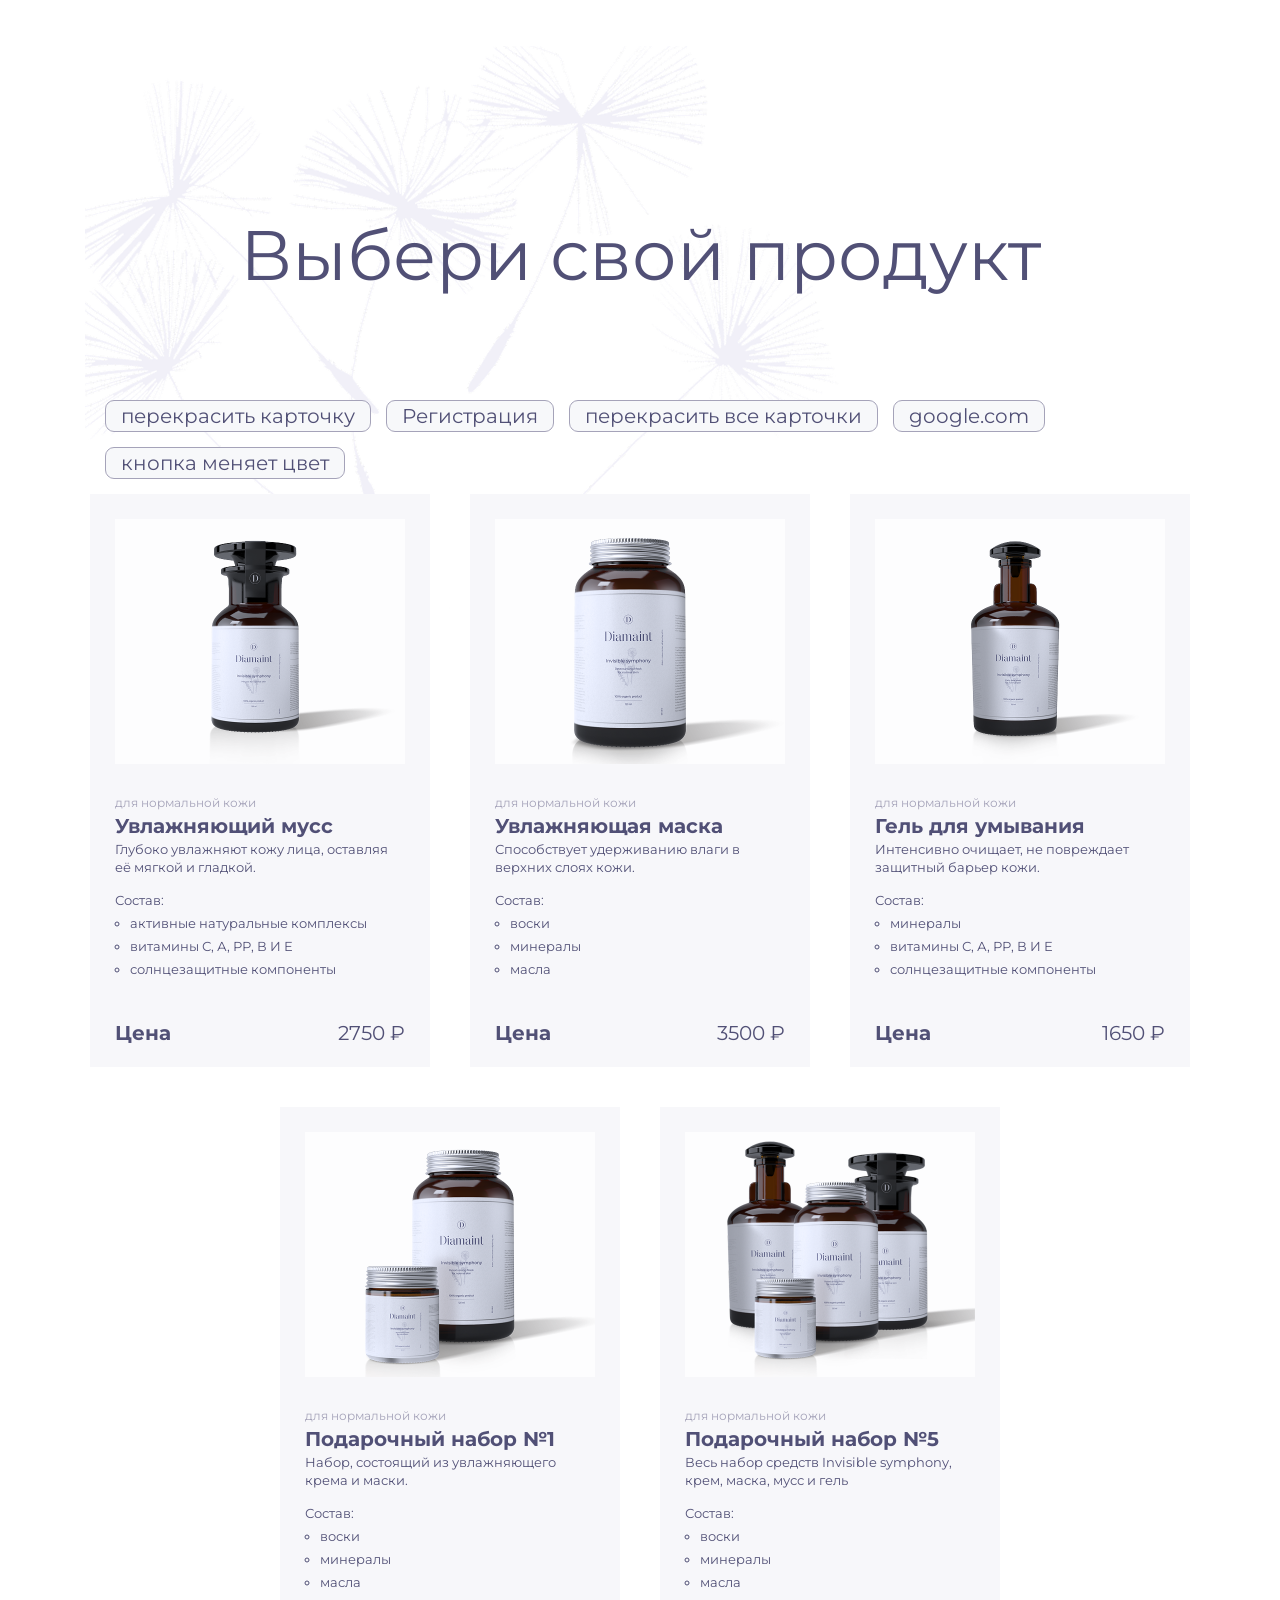
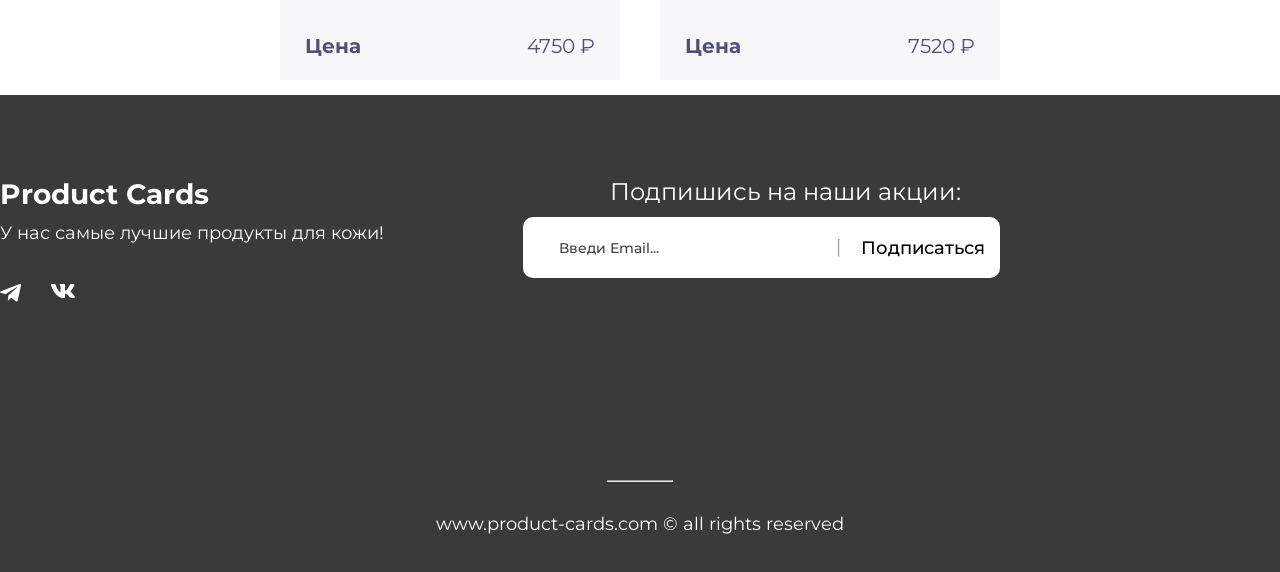
<file: index.html>
<!DOCTYPE html>
<html lang="en">
  <head>
    <meta charset="UTF-8" />
    <meta name="viewport" content="width=device-width, initial-scale=1.0" />
    <title>Document</title>
    <link rel="stylesheet" href="style/custom-reset.css" />
    <link rel="stylesheet" href="style/font.css" />
    <link rel="stylesheet" href="style/style.css" />
  </head>
  <body>
    <main class="catalog catalog--font">
      <div class="container catalog__container">
        <h1 class="catalog__title heading">Выбери свой продукт</h1>
        <div class="catalog__button-panel button-panel">
          <button id="button-recolor-product" class="button-text">
            перекрасить карточку
          </button>
          <button id="button-open-registration" class="button-text">
            Регистрация
          </button>
          <button id="button-recolor-product-all" class="button-text">
            перекрасить все карточки
          </button>
          <button id="button-google" class="button-text">google.com</button>
          <button id="button-inversion" class="button-text">
            кнопка меняет цвет
          </button>
        </div>
        <ul id="product-list" class="catalog__product-blog product-list"></ul>
      </div>
    </main>
    <footer class="footer catalog--font">
      <div class="footer__container footer__content">
        <div class="footer__info">
          <h2 class="footer__title">Product Cards</h2>
          <p class="footer__text">У нас самые лучшие продукты для кожи!</p>
          <nav class="footer__contacts_links">
            <a><img src="icons/telegram-icon.svg" alt="telegram" /></a>
            <a><img src="icons/vk-icon.svg" alt="VK" /></a>
          </nav>
        </div>  
        <div class="footer__subscribe subscribe">
          <h3 class="subscribe__title">Подпишись на наши акции:</h3>
          <form class="subscribe__body" id="subscribe-form">
            <input
              class="input_main"
              type="email"
              placeholder="Введи Email..."
              name="email"
              required
            />

            <hr class="subscribe__line" />
            <button class="subscribe__button" type="submit">Подписаться</button>
          </form>
        </div>

        <div class="footer__links">
          <div class="links">
            <span class="links__title">Быстрые ссылки</span>
            <nav class="links__list">
              <a>Главная</a>
              <a>Магазин</a>
              <a>Конетакты</a>
            </nav>
          </div>
        </div>
      </div>

      <hr class="footer__line" />

      <small class="footer__small">
        www.product-cards.com © all rights reserved</small>
    </footer>

    <div class="modal overlay" id="modal-registration">
      <div class="modal-content">
        <div class="position-close-button">
          <button class="close-button">☒</button>
        </div>
        <h2>Регистрация:</h2>
        <form class="modal-form" id="registration-form">
          <label for="first-name">Имя:</label>
          <input
              class="input_main"
              type="text"
              placeholder="Введи Имя..."
              name="firstName"
              id="first-name"
              required
          />
          <hr>
          <label for="last-name">Фамилия:</label>
          <input
              class="input_main"
              type="text"
              placeholder="Введи Фамилию..."
              name="lastName"
              id="last-name"
              required
          />
          <hr>
          <label for="date-of-birth">Дать рожденич:</label>
          <input
              class="input_main"
              type="date"
              placeholder="Введи дату рождения..."
              name="dateOfBirth"
              id="date-of-birth"
              required
          />
          <hr>
          <label for="username">Логин:</label>
          <input
              class="input_main"
              type="text"
              placeholder="Введи логин..."
              name="username"
              id="username"
              required
          />
          <hr>
          <label for="password">Пароль:</label>
          <input
              class="input_main"
              type="password"
              placeholder="Введи пароль..."
              name="password"
              id="password"
              required
          />
          <hr>
          <label for="password-сonfirmation">Повторите пароль</label>
          <input 
              class="input_main"
              type="password"
              placeholder="Повторите пароль..."
              name="passwordConfirmation"
              id="password-сonfirmation"
              required
          />
          <hr>
          <button type="submit" class="button-text" id="registration-button">Зарегистрироваться</button>
        </form>
      </div>
    </div>
    <template id="template_product-card">
      <li class="product-list__item product-card">
        <img class="product-card__img" src="" alt="" />
        <span class="product-card__product-for"></span>
        <h2 class="product-card__title"></h2>
        <p class="product-card__text js_text"></p>

        <span class="product-card__list-name">Состав:</span>
        <ul class="product-card__compound-list"></ul>
        <div class="product-card__footer">
          <b>Цена</b>
          <span class="product-card__price"></span>
        </div>
      </li>
    </template>
    <script src="js/main.js" type="module"></script>
  </body>
</html>
</file>
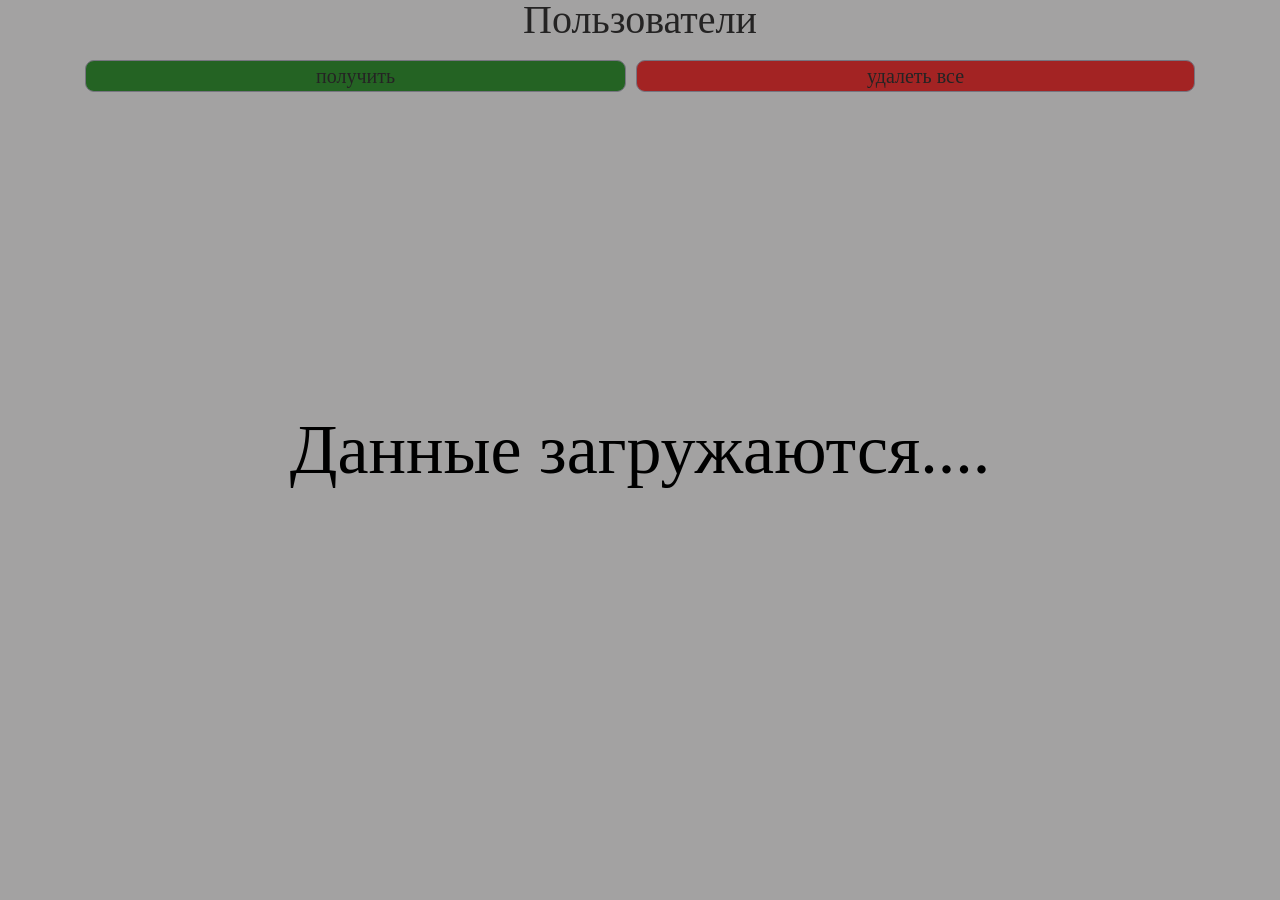
<file: async/async.html>
<!DOCTYPE html>
<html lang="en">
<head>
  <meta charset="UTF-8">
  <title>async</title>
  <link rel="stylesheet" href="../style/custom-reset.css">
  <link rel="stylesheet" href="style.css">
</head>
<body>
  <main class="main container">
    <h1 class="title">Пользователи</h1>
    <div id="loading" class="loading "> Данные загружаются....</div>
    <div class="button-block">
      <button class="button green-button" id="set-button">получить</button>
      <button class="button red-button" id="delete-button">удалеть все </button>
    </div>
    <ol class="users" id="users"></ol>
  </main>
  <template id="users-item">
    <li class="users-item">
      <ol class="users-item__data"></ol>
      <button class="users-item__delete-button button delete-button">удалеть</button>
    </li>
  </template>
  <script src="./async.js" type="module"></script>
</body>
</html>
</file>
<file: style/font.css>
@font-face {
    font-family: "Montserrat";
    src: url("../font/Montserrat-Regular.woff2") format("woff");
    font-weight: 400;
    font-display: swap;
  }
  
  @font-face {
    font-family: "Montserrat";
    src: url("../font/Montserrat-Bold.woff2") format("woff");
    font-weight: 700;
    font-display: swap;
  
  }

@font-face {
    font-family: "Montserrat";
    src: url("../font/Montserrat-Medium.woff2") format("woff");
    font-weight: 500;
    font-display: swap;
}

@font-face {
    font-family: "Montserrat";
    src: url("../font/Montserrat-ExtraBold.woff2") format("woff");
    font-weight: 800;
    font-display: swap;

}
</file>
<file: style/style.css>
.button-text {
  background-color: #f7f8fa;
  border-radius: 9px;
  bottom: 1px;
  border: 1px solid #a5a3b9;
  padding: 5px 15px;
  font-size: 20px;
}

.button-inversion {
  color: #f7f8fa;
  background-color: #515076;
}

.catalog__container {
  background-image: url('../img/background_dandelion.png');
  background-repeat: no-repeat;
  padding-top: 220px;
}

.catalog--font {
  font-family: 'Montserrat', Arial, Helvetica, sans-serif;
  color: #515076;
}

.catalog__title {
  margin-bottom: 110px;
}

.catalog__button-panel {
  margin-bottom: 15px;
}

.catalog__product-blog {
}

.container {
  width: 1110px;
  margin: 0 auto;
}

.heading {
  font-size: 70px;
  text-align: center;
  font-weight: 400;
}

.button-panel {
  display: flex;
  flex-wrap: wrap;
  gap: 15px;
  padding: 0 20px 0;
}

.product-list {
  display: flex;
  flex-wrap: wrap;
  justify-content: center;
  gap: 40px;
}

.product-list__item {
  width: 340px;
  height: 573px;
}

.product-card {
  padding: 25px;
  background-color: #f7f7fa;
  display: flex;
  flex-direction: column;
  font-size: 13px;
  line-height: 18px;
}

.product-card__img {
  width: 100%;
  margin-bottom: 30px;
}

.product-card__product-for {
  font-size: 12px;
  color: #a5a3b9;
  margin-bottom: 5px;
}

.product-card__title {
  font-size: 20px;
  font-weight: 700;
  margin-bottom: 5px;
}

.product-card__text {
  margin-bottom: 15px;
}

.product-card__list-name {
  margin-bottom: 5px;
}

.product-card__compound-list {
  list-style-type: circle;
  margin-left: 15px;
  display: flex;
  flex-direction: column;
  gap: 5px;
}

.product-card__footer {
  font-size: 20px;
  margin-top: auto;
  display: flex;
  justify-content: space-between;
}

.footer {
  background-color: #3a3a3a;
  color: white;
  height: 477px;
  margin-top: 15px;
  display: flex;

  flex-direction: column;
  padding-top: 85px;
}
.footer__container {
  width: 1569px;
  margin: 0 auto;
}

.footer__content {
  margin-bottom: 161px;
  display: grid;
  grid-template-columns: 1fr 1fr 1fr;
}

.footer__title {
  margin-bottom: 16px;
  font-weight: 700;
  font-size: 28px;
}

.footer__text {
  margin-bottom: 42px;
  font-weight: revert;
  font-size: 18px;
}

.footer__contacts_links {
  display: flex;
  gap: 30px;
}

.footer__links {
  display: flex;
  flex-direction: column;
}

.footer__subscribe {
  width: 477px;
}

.links__title {
  display: block;
  margin-bottom: 23px;
  font-weight: 500;
  font-size: 20px;
}

.footer__links {
  align-items: end;
}

.links__list {
  font-size: 18px;
  display: flex;
  flex-direction: column;
  gap: 17px;
}

.footer__line {
  width: 66px;
  margin-bottom: 33px;
}

.footer__small {
  font-weight: revert;
  font-size: 18px;
  text-align: center;
}

.subscribe {
  display: flex;
  flex-direction: column;
}

.subscribe__title {
  text-align: end;
  margin-right: 39px;
  font-size: 24px;
  font-weight: 400;
  margin-bottom: 13px;
}

.subscribe__body {
  height: 61px;
  width: 100%;
  display: flex;
  flex-direction: row;
  background-color: white;
  color: black;
  border-radius: 10px;
}

.input_main {
  flex-grow: 2;
  margin-left: 36px;
}

.input_main::placeholder {
  opacity: 0.75;
  font-weight: 500;
  font-size: 14px;
}

.subscribe__button {
  margin: auto 15px auto 21px;
  font-weight: 500;
  font-size: 18px;
}

.subscribe__line {
  height: 18px;
  margin: auto;
  color: black;
}

.overlay {
  position: absolute;
  top: 0;
  left: 0;
  width: 100%;
  height: 100%;
  background-color: rgba(0, 0, 0, 0.5);
  z-index: 1;
}

.close-button {
}
.modal{
  display: none;
}

.modal-showed {
  display: flex;
  flex-direction: column;
  justify-content: center;
  align-items: center;
}

.modal-content {
  width: 300px;
  padding: 15px;
  border-radius: 10px;
  background-color: beige;
}

.position-close-button {
  display: flex;
  justify-content: flex-end;
  width: 100%;
}
</file>
<file: async/style.css>
.container {
  width: 1110px;
  margin: 0 auto;
}

.button-block {
  display: flex;
  justify-content: center;
  gap: 10px;
  margin-top: 20px;
  margin-bottom: 10px;
}

.title {
  text-align: center;
  font-size: 40px;
}
.button {
  flex-grow: 1;
  text-align: center;
  border-radius: 9px;
  bottom: 1px;
  border: 1px solid #a5a3b9;
  padding: 5px 15px;
  font-size: 20px;

}

.loading {
  position: absolute;
  top: 0;
  left: 0;
  width: 100%;
  height: 100%;
  background-color: rgb(72 70 70 / 0.5);
  z-index: 1;

  font-size: 70px;
  display: none;
  justify-content: center;
  align-items: center;
}

.red-button {
  background-color: red;
}

.green-button {
  background-color: green;
}

.users {
  display: flex;
  gap: 10px;
  flex-wrap: wrap;

}

.users-item {
  width: 220px;
  height: 180px;
  display: flex;
  flex-direction: column;
  background-color: aquamarine;
  border-radius: 9px;
  padding: 10px;
}

.users-item__data {
  height: 100%;
}

.users-item__delete-button {
  background-color: red;
  width: 100%;
}

.on_display_flex {
  display: flex;
}
</file>
